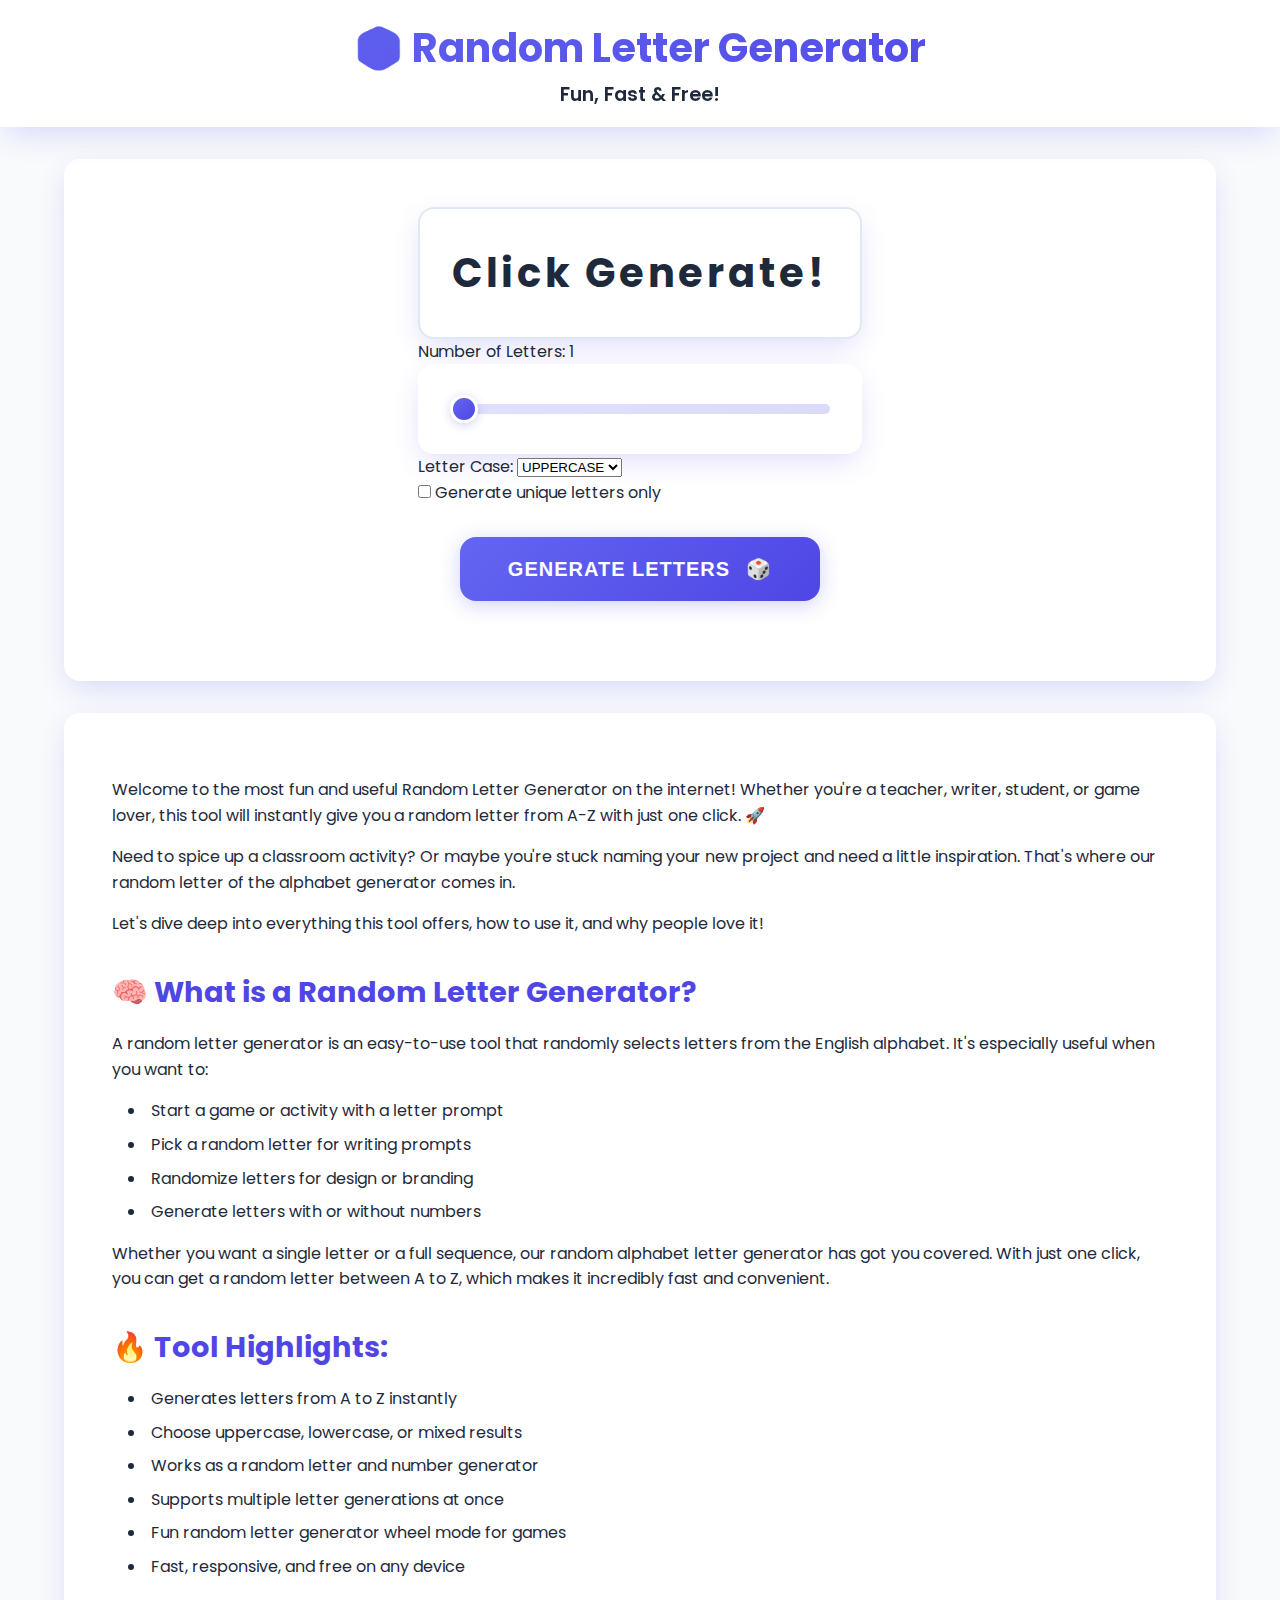
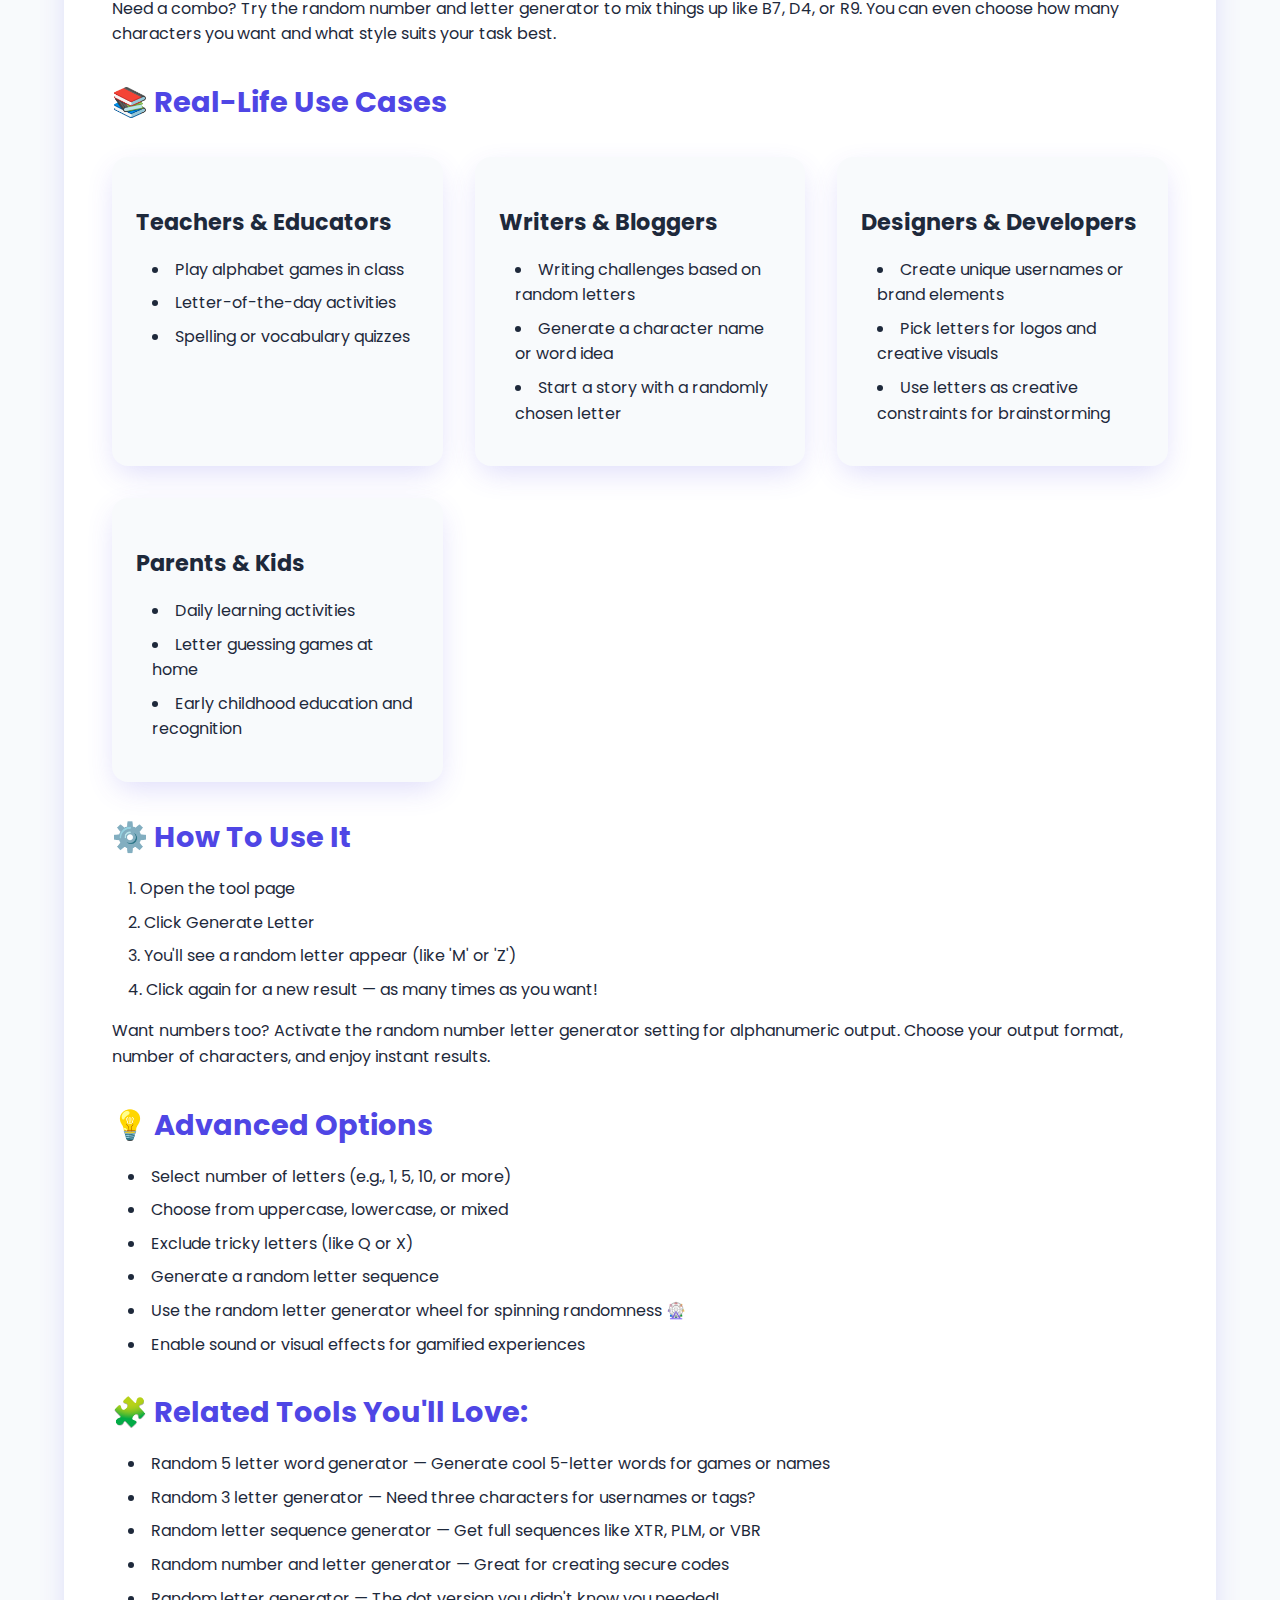
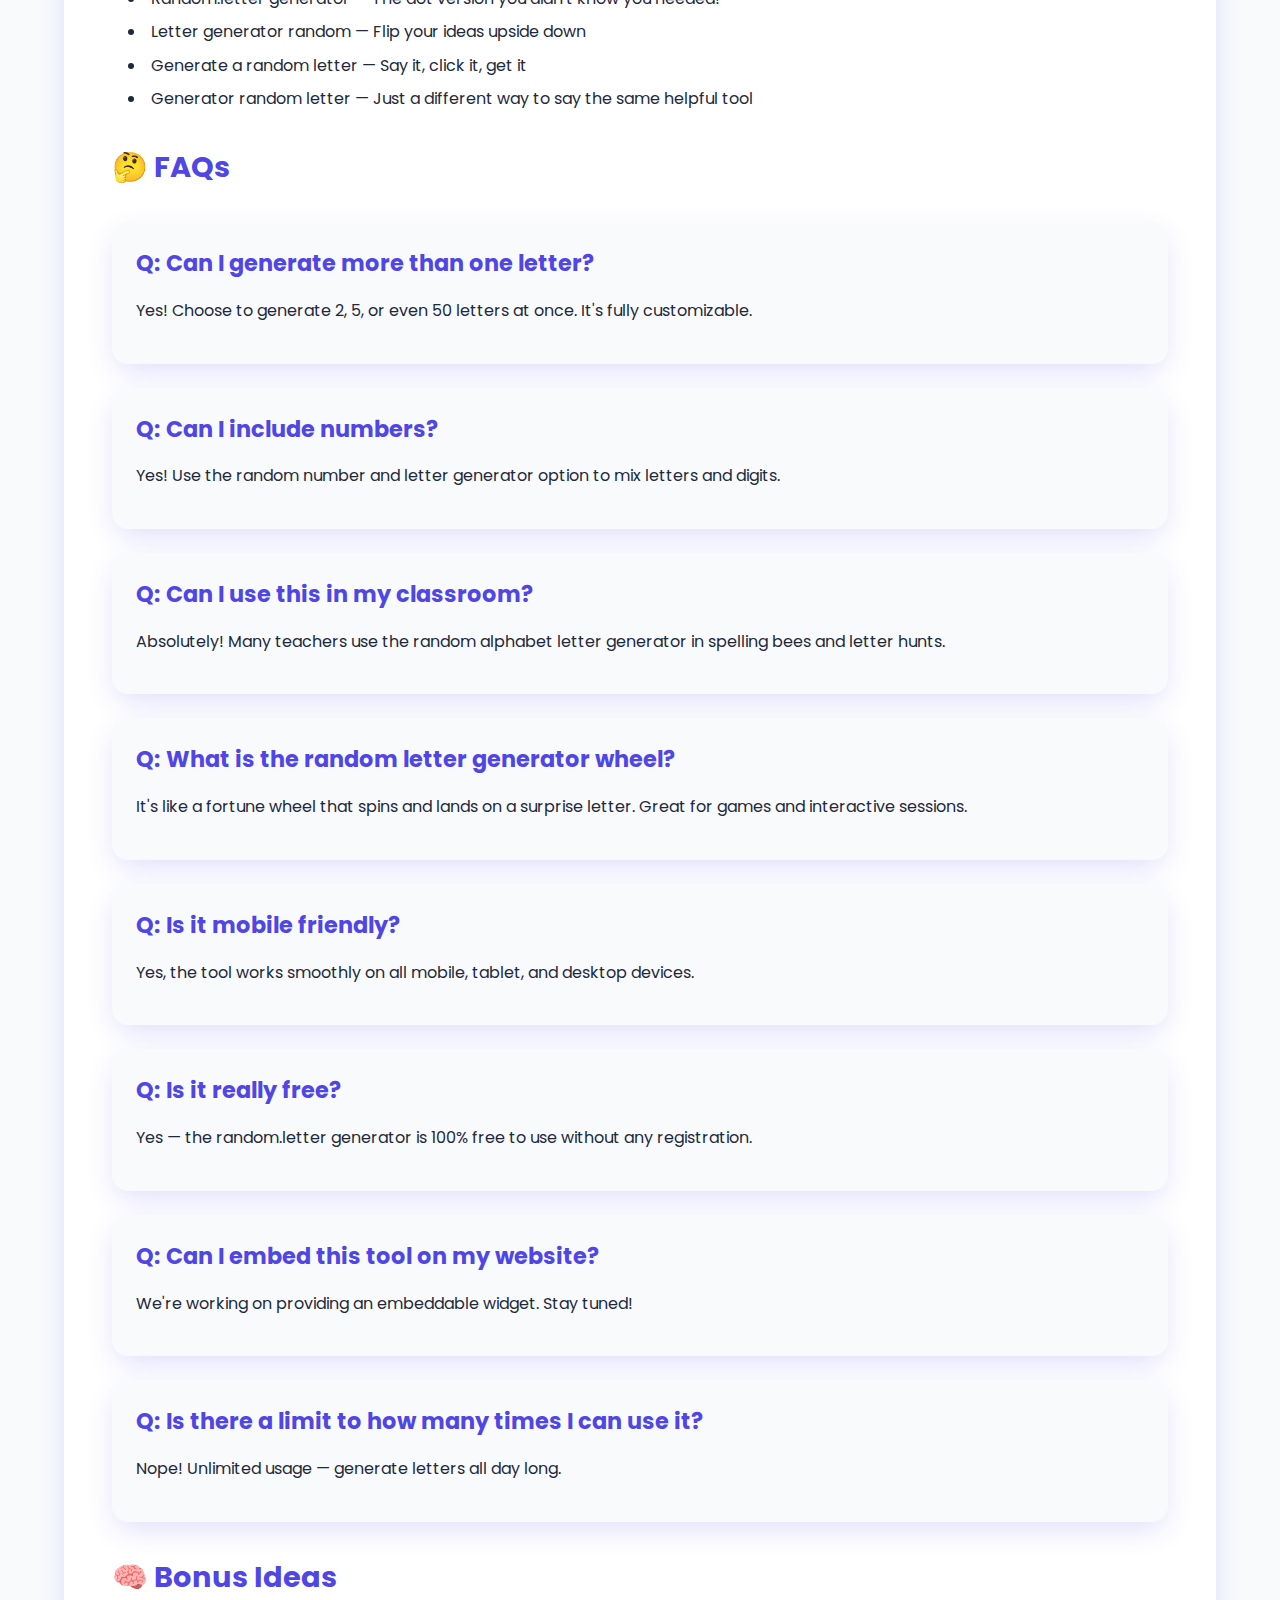
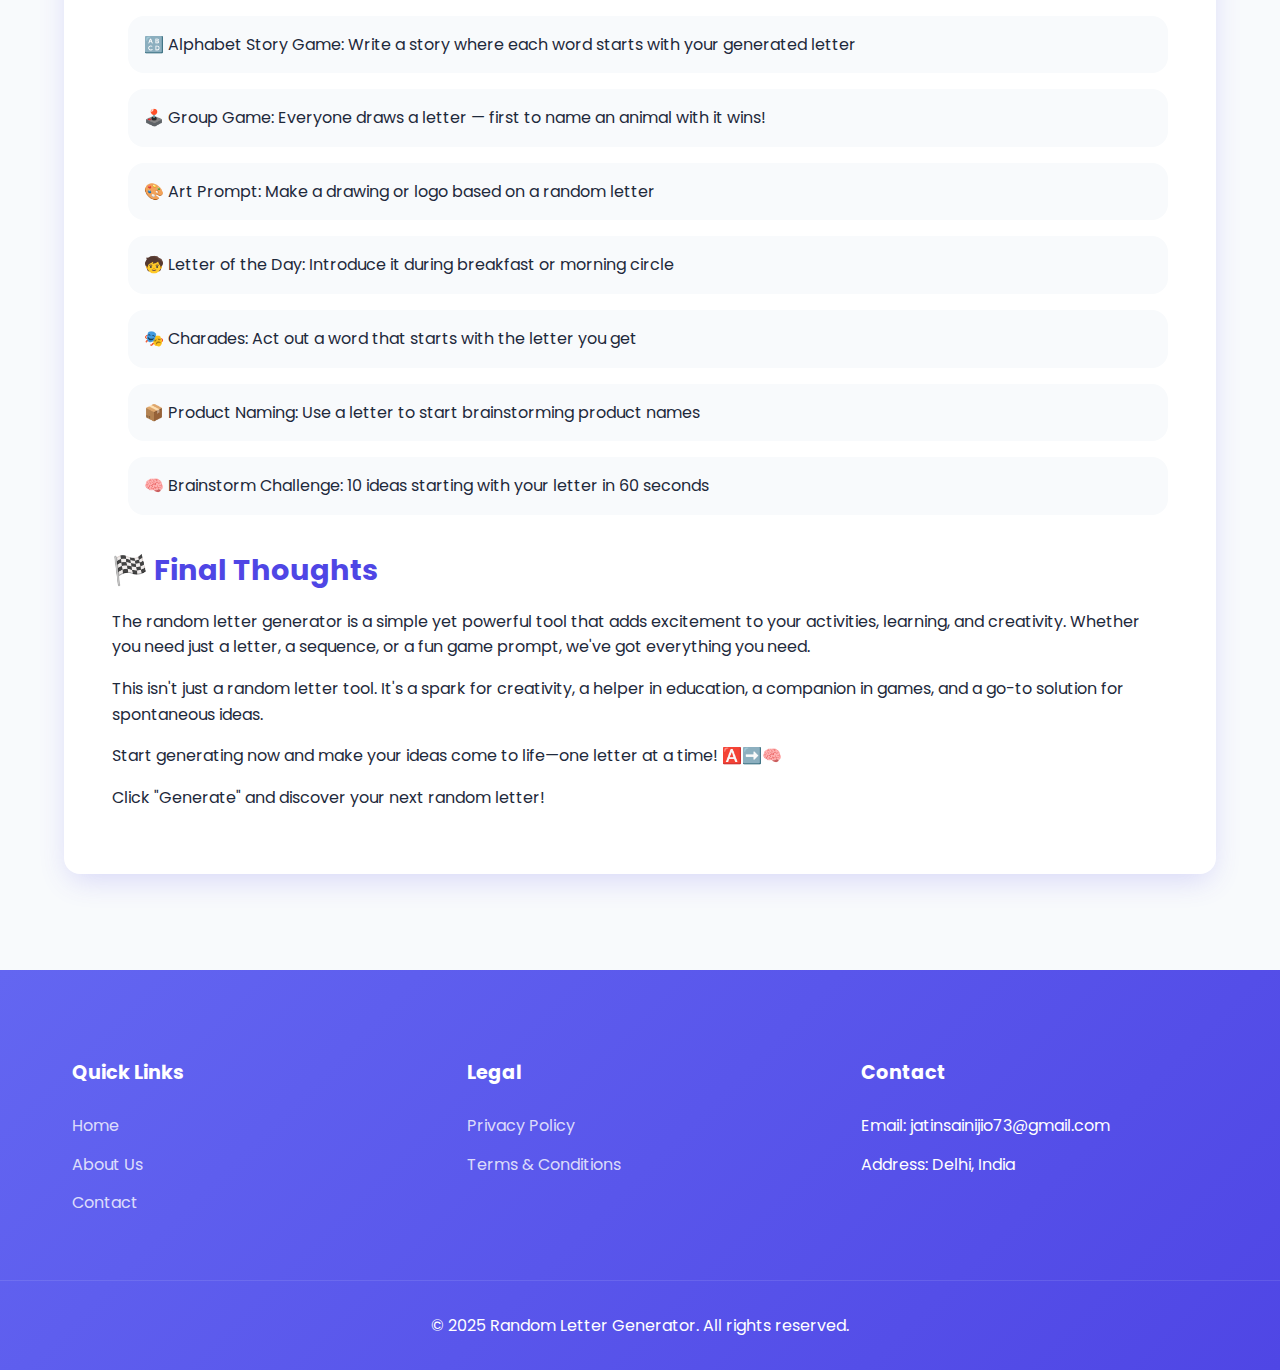
<file: index.html>
<!DOCTYPE html>
<html lang="en">
<head>
    <!-- Google tag (gtag.js) -->
    <script async src="https://www.googletagmanager.com/gtag/js?id=G-HNE6RGJDPD"></script>
    <script>
        window.dataLayer = window.dataLayer || [];
        function gtag(){dataLayer.push(arguments);}
        gtag('js', new Date());

        gtag('config', 'G-HNE6RGJDPD');
    </script>
    
    <meta charset="UTF-8">
    <meta name="viewport" content="width=device-width, initial-scale=1.0, maximum-scale=5.0">
    <title>Random Letter Generator A-Z | Free Online Letter Generator Tool</title>
    
    <!-- SEO Meta Tags -->
    <meta name="description" content="Generate random letters instantly with our free A-Z Letter Generator. Perfect for games, education, writing prompts, and creativity. Generate single letters or sequences easily!">
    <meta name="keywords" content="random letter generator, letter generator, random alphabet generator, A-Z generator, random letter sequence, educational letter tool, letter games, alphabet generator, random character generator, letter randomizer">
    <link rel="canonical" href="https://randomlettergenerator.site/">
    <meta name="robots" content="index, follow">
    <meta name="author" content="Random Letter Generator">
    
    <!-- Schema.org Markup -->
    <script type="application/ld+json">
    {
        "@context": "https://schema.org",
        "@type": "WebApplication",
        "name": "Random Letter Generator",
        "description": "Free online tool to generate random letters from A to Z",
        "url": "https://randomlettergenerator.site/",
        "applicationCategory": "UtilityApplication",
        "operatingSystem": "Any",
        "offers": {
            "@type": "Offer",
            "price": "0",
            "priceCurrency": "USD"
        }
    }
    </script>
    
    <!-- Open Graph Tags -->
    <meta property="og:title" content="Random Letter Generator - Free Online A-Z Generator">
    <meta property="og:description" content="Generate random letters instantly with our free A-Z Letter Generator. Perfect for games, education, and creativity!">
    <meta property="og:type" content="website">
    <meta property="og:url" content="https://randomlettergenerator.site/">
    <meta property="og:image" content="https://randomlettergenerator.site/images/og-image.jpg">
    <meta property="og:site_name" content="Random Letter Generator">
    
    <!-- Twitter Card Tags -->
    <meta name="twitter:card" content="summary_large_image">
    <meta name="twitter:title" content="Random Letter Generator - Free Online A-Z Generator">
    <meta name="twitter:description" content="Generate random letters instantly with our free A-Z Letter Generator. Perfect for games, education, and creativity!">
    <meta name="twitter:image" content="https://randomlettergenerator.site/images/twitter-card.jpg">
    
    <!-- Mobile Meta Tags -->
    <meta name="apple-mobile-web-app-capable" content="yes">
    <meta name="apple-mobile-web-app-status-bar-style" content="black">
    <meta name="apple-mobile-web-app-title" content="Letter Generator">
    <meta name="theme-color" content="#6366F1">
    
    <!-- Fonts and Styles -->
    <link rel="preconnect" href="https://fonts.googleapis.com">
    <link rel="preconnect" href="https://fonts.gstatic.com" crossorigin>
    <link href="https://fonts.googleapis.com/css2?family=Poppins:wght@400;600;700&display=swap" rel="stylesheet">
    <link rel="stylesheet" href="https://cdnjs.cloudflare.com/ajax/libs/font-awesome/6.0.0/css/all.min.css">
    
    <link rel="stylesheet" href="styles.css">
    
    <!-- Favicon -->
    <link rel="icon" type="image/png" sizes="32x32" href="/favicon-32x32.png">
    <link rel="icon" type="image/png" sizes="16x16" href="/favicon-16x16.png">
    <link rel="apple-touch-icon" sizes="180x180" href="/apple-touch-icon.png">
    <link rel="manifest" href="/site.webmanifest">
</head>
<body>
    <header class="sticky-header">
        <div class="container">
            <h1>🎲 Random Letter Generator</h1>
            <p class="subtitle">Fun, Fast & Free!</p>
        </div>
    </header>

    <main class="container">
        <section class="generator-section">
            <div class="generator-box">
                <div id="result" class="result">Click Generate!</div>
                
                <div class="controls">
                    <div class="control-group">
                        <label for="letterCount" class="control-label">Number of Letters: <span id="letterCountValue">1</span></label>
                        <div class="slider-container">
                            <input type="range" id="letterCount" min="1" max="10" value="1" class="slider">
                        </div>
                    </div>
                    
                    <div class="control-group">
                        <label for="letterCase" class="control-label">Letter Case:</label>
                        <select id="letterCase" class="select-input">
                            <option value="upper">UPPERCASE</option>
                            <option value="lower">lowercase</option>
                            <option value="mixed">Mixed Case</option>
                        </select>
                    </div>
                    
                    <div class="control-group">
                        <label class="checkbox-label">
                            <input type="checkbox" id="uniqueLetters">
                            <span>Generate unique letters only</span>
                        </label>
                    </div>
                </div>
                
                <button id="generateBtn" class="generate-btn">
                    <span class="btn-text">Generate Letters</span>
                    <span class="btn-icon">🎲</span>
                </button>
            </div>
        </section>

        <section class="content-section">
            <p>Welcome to the most fun and useful Random Letter Generator on the internet! Whether you're a teacher, writer, student, or game lover, this tool will instantly give you a random letter from A-Z with just one click. 🚀</p>

            <p>Need to spice up a classroom activity? Or maybe you're stuck naming your new project and need a little inspiration. That's where our random letter of the alphabet generator comes in.</p>

            <p>Let's dive deep into everything this tool offers, how to use it, and why people love it!</p>

            <h2>🧠 What is a Random Letter Generator?</h2>
            <p>A random letter generator is an easy-to-use tool that randomly selects letters from the English alphabet. It's especially useful when you want to:</p>
            <ul>
                <li>Start a game or activity with a letter prompt</li>
                <li>Pick a random letter for writing prompts</li>
                <li>Randomize letters for design or branding</li>
                <li>Generate letters with or without numbers</li>
            </ul>

            <p>Whether you want a single letter or a full sequence, our random alphabet letter generator has got you covered. With just one click, you can get a random letter between A to Z, which makes it incredibly fast and convenient.</p>

            <h2>🔥 Tool Highlights:</h2>
            <ul>
                <li>Generates letters from A to Z instantly</li>
                <li>Choose uppercase, lowercase, or mixed results</li>
                <li>Works as a random letter and number generator</li>
                <li>Supports multiple letter generations at once</li>
                <li>Fun random letter generator wheel mode for games</li>
                <li>Fast, responsive, and free on any device</li>
            </ul>

            <p>Need a combo? Try the random number and letter generator to mix things up like B7, D4, or R9. You can even choose how many characters you want and what style suits your task best.</p>

            <h2>📚 Real-Life Use Cases</h2>
            <div class="use-cases">
                <div class="use-case">
                    <h3>Teachers & Educators</h3>
                    <ul>
                        <li>Play alphabet games in class</li>
                        <li>Letter-of-the-day activities</li>
                        <li>Spelling or vocabulary quizzes</li>
                    </ul>
                </div>

                <div class="use-case">
                    <h3>Writers & Bloggers</h3>
                    <ul>
                        <li>Writing challenges based on random letters</li>
                        <li>Generate a character name or word idea</li>
                        <li>Start a story with a randomly chosen letter</li>
                    </ul>
                </div>

                <div class="use-case">
                    <h3>Designers & Developers</h3>
                    <ul>
                        <li>Create unique usernames or brand elements</li>
                        <li>Pick letters for logos and creative visuals</li>
                        <li>Use letters as creative constraints for brainstorming</li>
                    </ul>
                </div>

                <div class="use-case">
                    <h3>Parents & Kids</h3>
                    <ul>
                        <li>Daily learning activities</li>
                        <li>Letter guessing games at home</li>
                        <li>Early childhood education and recognition</li>
                    </ul>
                </div>
            </div>

            <h2>⚙️ How To Use It</h2>
            <ol>
                <li>Open the tool page</li>
                <li>Click Generate Letter</li>
                <li>You'll see a random letter appear (like 'M' or 'Z')</li>
                <li>Click again for a new result — as many times as you want!</li>
            </ol>

            <p>Want numbers too? Activate the random number letter generator setting for alphanumeric output. Choose your output format, number of characters, and enjoy instant results.</p>

            <h2>💡 Advanced Options</h2>
            <ul>
                <li>Select number of letters (e.g., 1, 5, 10, or more)</li>
                <li>Choose from uppercase, lowercase, or mixed</li>
                <li>Exclude tricky letters (like Q or X)</li>
                <li>Generate a random letter sequence</li>
                <li>Use the random letter generator wheel for spinning randomness 🎡</li>
                <li>Enable sound or visual effects for gamified experiences</li>
            </ul>

            <h2>🧩 Related Tools You'll Love:</h2>
            <ul>
                <li>Random 5 letter word generator — Generate cool 5-letter words for games or names</li>
                <li>Random 3 letter generator — Need three characters for usernames or tags?</li>
                <li>Random letter sequence generator — Get full sequences like XTR, PLM, or VBR</li>
                <li>Random number and letter generator — Great for creating secure codes</li>
                <li>Random.letter generator — The dot version you didn't know you needed!</li>
                <li>Letter generator random — Flip your ideas upside down</li>
                <li>Generate a random letter — Say it, click it, get it</li>
                <li>Generator random letter — Just a different way to say the same helpful tool</li>
            </ul>

            <h2>🤔 FAQs</h2>
            <div class="faqs">
                <div class="faq">
                    <h3>Q: Can I generate more than one letter?</h3>
                    <p>Yes! Choose to generate 2, 5, or even 50 letters at once. It's fully customizable.</p>
                </div>

                <div class="faq">
                    <h3>Q: Can I include numbers?</h3>
                    <p>Yes! Use the random number and letter generator option to mix letters and digits.</p>
                </div>

                <div class="faq">
                    <h3>Q: Can I use this in my classroom?</h3>
                    <p>Absolutely! Many teachers use the random alphabet letter generator in spelling bees and letter hunts.</p>
                </div>

                <div class="faq">
                    <h3>Q: What is the random letter generator wheel?</h3>
                    <p>It's like a fortune wheel that spins and lands on a surprise letter. Great for games and interactive sessions.</p>
                </div>

                <div class="faq">
                    <h3>Q: Is it mobile friendly?</h3>
                    <p>Yes, the tool works smoothly on all mobile, tablet, and desktop devices.</p>
                </div>

                <div class="faq">
                    <h3>Q: Is it really free?</h3>
                    <p>Yes — the random.letter generator is 100% free to use without any registration.</p>
                </div>

                <div class="faq">
                    <h3>Q: Can I embed this tool on my website?</h3>
                    <p>We're working on providing an embeddable widget. Stay tuned!</p>
                </div>

                <div class="faq">
                    <h3>Q: Is there a limit to how many times I can use it?</h3>
                    <p>Nope! Unlimited usage — generate letters all day long.</p>
                </div>
            </div>

            <h2>🧠 Bonus Ideas</h2>
            <ul class="bonus-ideas">
                <li>🔠 Alphabet Story Game: Write a story where each word starts with your generated letter</li>
                <li>🕹️ Group Game: Everyone draws a letter — first to name an animal with it wins!</li>
                <li>🎨 Art Prompt: Make a drawing or logo based on a random letter</li>
                <li>🧒 Letter of the Day: Introduce it during breakfast or morning circle</li>
                <li>🎭 Charades: Act out a word that starts with the letter you get</li>
                <li>📦 Product Naming: Use a letter to start brainstorming product names</li>
                <li>🧠 Brainstorm Challenge: 10 ideas starting with your letter in 60 seconds</li>
            </ul>

            <h2>🏁 Final Thoughts</h2>
            <p>The random letter generator is a simple yet powerful tool that adds excitement to your activities, learning, and creativity. Whether you need just a letter, a sequence, or a fun game prompt, we've got everything you need.</p>

            <p>This isn't just a random letter tool. It's a spark for creativity, a helper in education, a companion in games, and a go-to solution for spontaneous ideas.</p>

            <p>Start generating now and make your ideas come to life—one letter at a time! 🅰️➡️🧠</p>

            <div class="cta">
                <p>Click "Generate" and discover your next random letter!</p>
            </div>
        </section>
    </main>

    <footer>
        <div class="footer-content">
            <div class="footer-section">
                <h3>Quick Links</h3>
                <ul>
                    <li><a href="index.html">Home</a></li>
                    <li><a href="about.html">About Us</a></li>
                    <li><a href="contact.html">Contact</a></li>
                </ul>
            </div>
            <div class="footer-section">
                <h3>Legal</h3>
                <ul>
                    <li><a href="privacy-policy.html">Privacy Policy</a></li>
                    <li><a href="terms.html">Terms & Conditions</a></li>
                </ul>
            </div>
            <div class="footer-section">
                <h3>Contact</h3>
                <ul>
                    <li>Email: jatinsainijio73@gmail.com</li>
                    <li>Address: Delhi, India</li>
                </ul>
            </div>
        </div>
        <div class="footer-bottom">
            <p>&copy; 2025 Random Letter Generator. All rights reserved.</p>
        </div>
    </footer>

    <script src="script.js"></script>
</body>
</html>
</file>
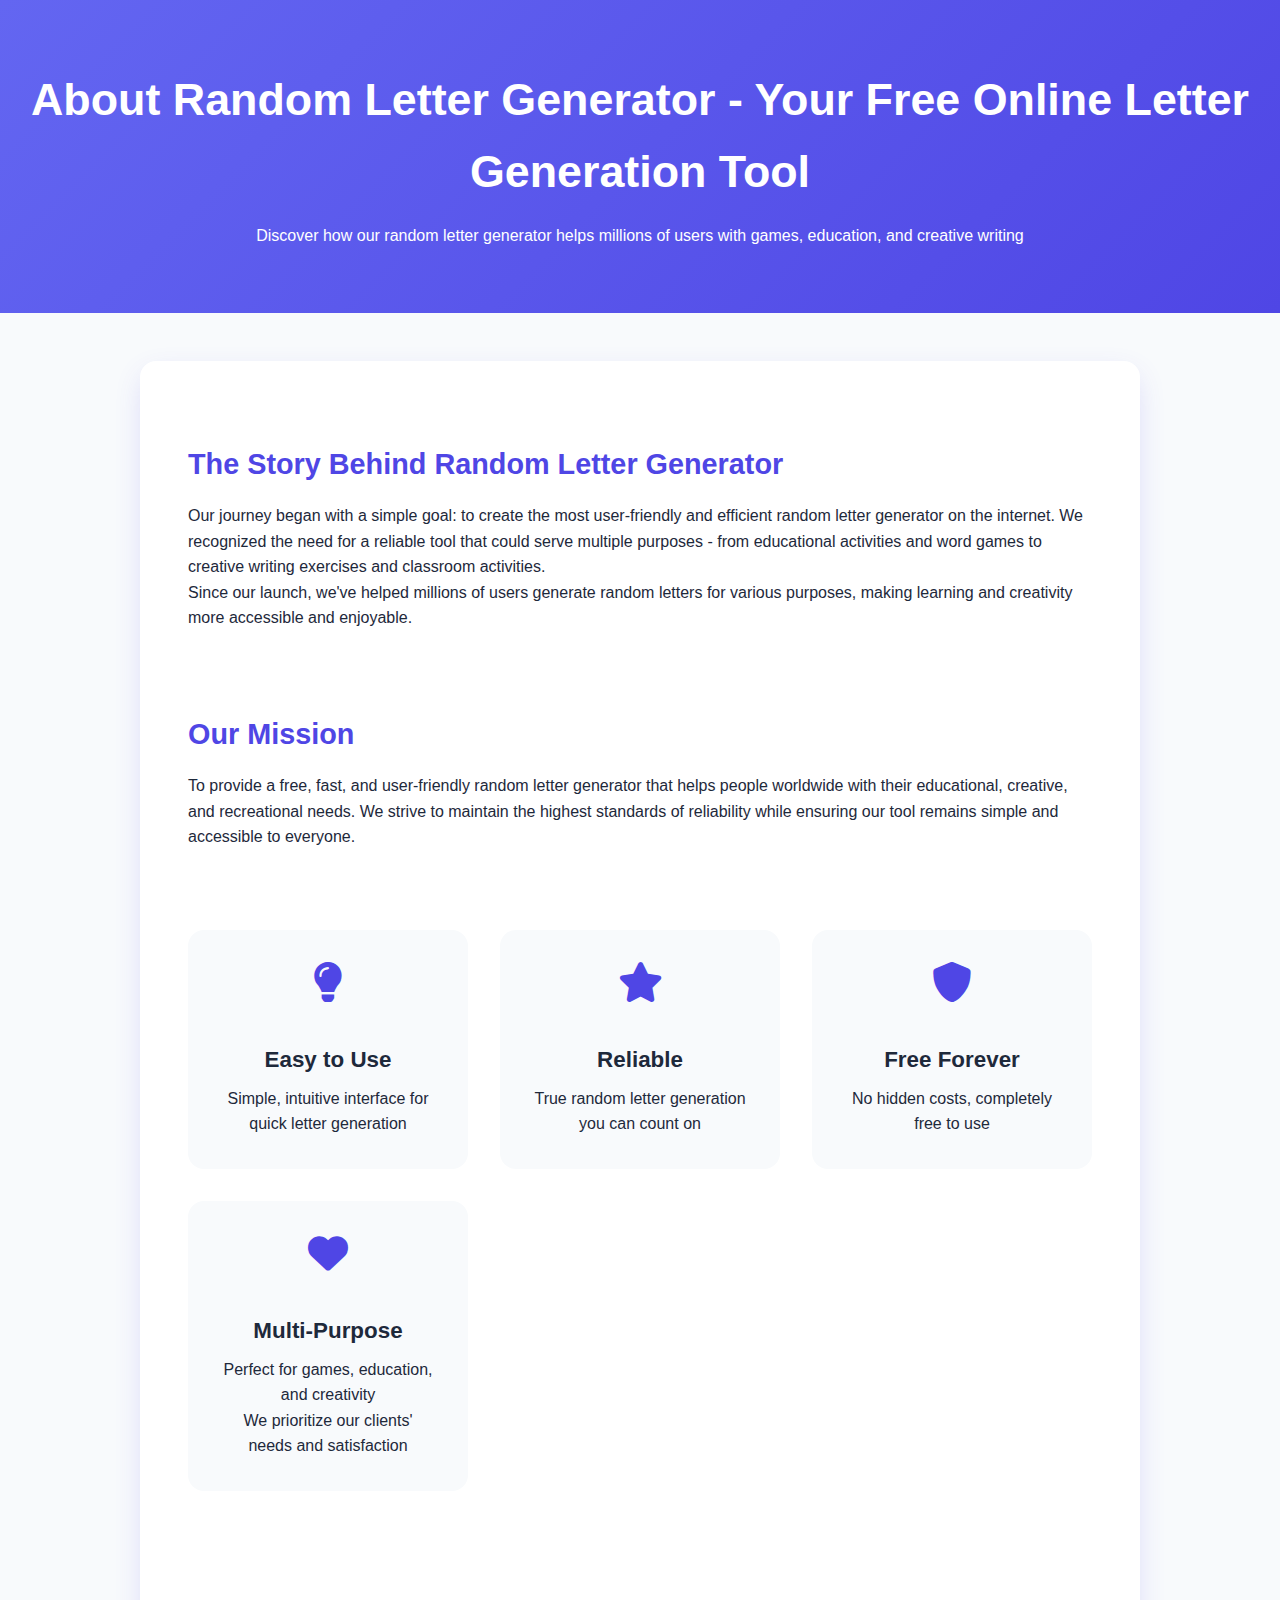
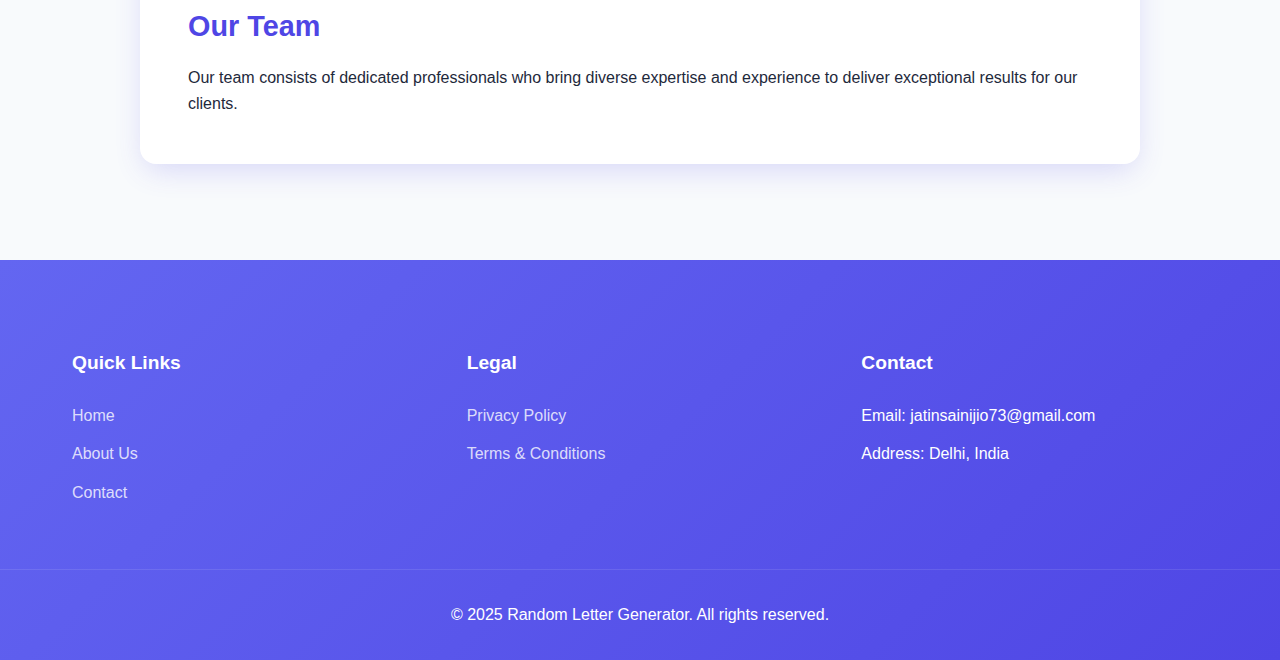
<file: about.html>
<!DOCTYPE html>
<html lang="en">
<head>
    <!-- Google tag (gtag.js) -->
    <script async src="https://www.googletagmanager.com/gtag/js?id=G-HNE6RGJDPD"></script>
    <script>
        window.dataLayer = window.dataLayer || [];
        function gtag(){dataLayer.push(arguments);}
        gtag('js', new Date());

        gtag('config', 'G-HNE6RGJDPD');
    </script>

    <meta charset="UTF-8">
    <meta name="viewport" content="width=device-width, initial-scale=1.0, maximum-scale=5.0">
    <title>About Random Letter Generator | Learn About Our Tool</title>
    
    <!-- SEO Meta Tags -->
    <meta name="description" content="Learn about the Random Letter Generator tool, our mission to provide free and easy-to-use letter generation, and how we can help with your creative and educational needs.">
    <meta name="keywords" content="about random letter generator, letter generator tool, random letter tool history, about us, letter generation mission">
    <link rel="canonical" href="https://randomlettergenerator.site/about.html">
    <meta name="robots" content="index, follow">
    <meta name="author" content="Random Letter Generator">
    
    <!-- Open Graph Tags -->
    <meta property="og:title" content="About Random Letter Generator | Learn About Our Tool">
    <meta property="og:description" content="Learn about the Random Letter Generator tool, our mission to provide free and easy-to-use letter generation, and how we can help with your creative and educational needs.">
    <meta property="og:type" content="website">
    <meta property="og:url" content="https://randomlettergenerator.site/about.html">
    <meta property="og:image" content="https://randomlettergenerator.site/images/og-image.jpg">
    <meta property="og:site_name" content="Random Letter Generator">
    
    <!-- Twitter Card Tags -->
    <meta name="twitter:card" content="summary_large_image">
    <meta name="twitter:title" content="About Random Letter Generator | Learn About Our Tool">
    <meta name="twitter:description" content="Learn about the Random Letter Generator tool, our mission to provide free and easy-to-use letter generation, and how we can help with your creative and educational needs.">
    <meta name="twitter:image" content="https://randomlettergenerator.site/images/twitter-card.jpg">
    
    <!-- Favicon -->
    <link rel="icon" type="image/png" sizes="32x32" href="/favicon-32x32.png">
    <link rel="icon" type="image/png" sizes="16x16" href="/favicon-16x16.png">
    <link rel="apple-touch-icon" sizes="180x180" href="/apple-touch-icon.png">
    <link rel="manifest" href="/site.webmanifest">
    
    <link rel="stylesheet" href="styles.css">
    <link rel="stylesheet" href="https://cdnjs.cloudflare.com/ajax/libs/font-awesome/6.0.0/css/all.min.css">
</head>
<body>
    <header class="page-header">
        <h1>About Random Letter Generator - Your Free Online Letter Generation Tool</h1>
        <p>Discover how our random letter generator helps millions of users with games, education, and creative writing</p>
    </header>

    <main>
        <div class="page-content">
            <section class="about-content">
                <div class="story-section">
                    <h2>The Story Behind Random Letter Generator</h2>
                    <p>Our journey began with a simple goal: to create the most user-friendly and efficient random letter generator on the internet. We recognized the need for a reliable tool that could serve multiple purposes - from educational activities and word games to creative writing exercises and classroom activities.</p>
                    <p>Since our launch, we've helped millions of users generate random letters for various purposes, making learning and creativity more accessible and enjoyable.</p>
                </div>

                <div class="mission-section">
                    <h2>Our Mission</h2>
                    <p>To provide a free, fast, and user-friendly random letter generator that helps people worldwide with their educational, creative, and recreational needs. We strive to maintain the highest standards of reliability while ensuring our tool remains simple and accessible to everyone.</p>
                </div>

                <div class="mission-values">
                    <div class="value-card">
                        <i class="fas fa-lightbulb"></i>
                        <h3>Easy to Use</h3>
                        <p>Simple, intuitive interface for quick letter generation</p>
                    </div>
                    <div class="value-card">
                        <i class="fas fa-star"></i>
                        <h3>Reliable</h3>
                        <p>True random letter generation you can count on</p>
                    </div>
                    <div class="value-card">
                        <i class="fas fa-shield-alt"></i>
                        <h3>Free Forever</h3>
                        <p>No hidden costs, completely free to use</p>
                    </div>
                    <div class="value-card">
                        <i class="fas fa-heart"></i>
                        <h3>Multi-Purpose</h3>
                        <p>Perfect for games, education, and creativity</p>
                        <p>We prioritize our clients' needs and satisfaction</p>
                    </div>
                </div>

                <div class="team-section">
                    <h2>Our Team</h2>
                    <p>Our team consists of dedicated professionals who bring diverse expertise and experience to deliver exceptional results for our clients.</p>
                </div>
            </section>
        </div>
    </main>

    <footer>
        <div class="footer-content">
            <div class="footer-section">
                <h3>Quick Links</h3>
                <ul>
                    <li><a href="index.html">Home</a></li>
                    <li><a href="about.html">About Us</a></li>
                    <li><a href="contact.html">Contact</a></li>
                </ul>
            </div>
            <div class="footer-section">
                <h3>Legal</h3>
                <ul>
                    <li><a href="privacy-policy.html">Privacy Policy</a></li>
                    <li><a href="terms.html">Terms & Conditions</a></li>
                </ul>
            </div>
            <div class="footer-section">
                <h3>Contact</h3>
                <ul>
                    <li>Email: jatinsainijio73@gmail.com</li>
                    <li>Address: Delhi, India</li>
                </ul>
            </div>
        </div>
        <div class="footer-bottom">
            <p>&copy; 2025 Random Letter Generator. All rights reserved.</p>
        </div>
    </footer>
</body>
</html>
</file>
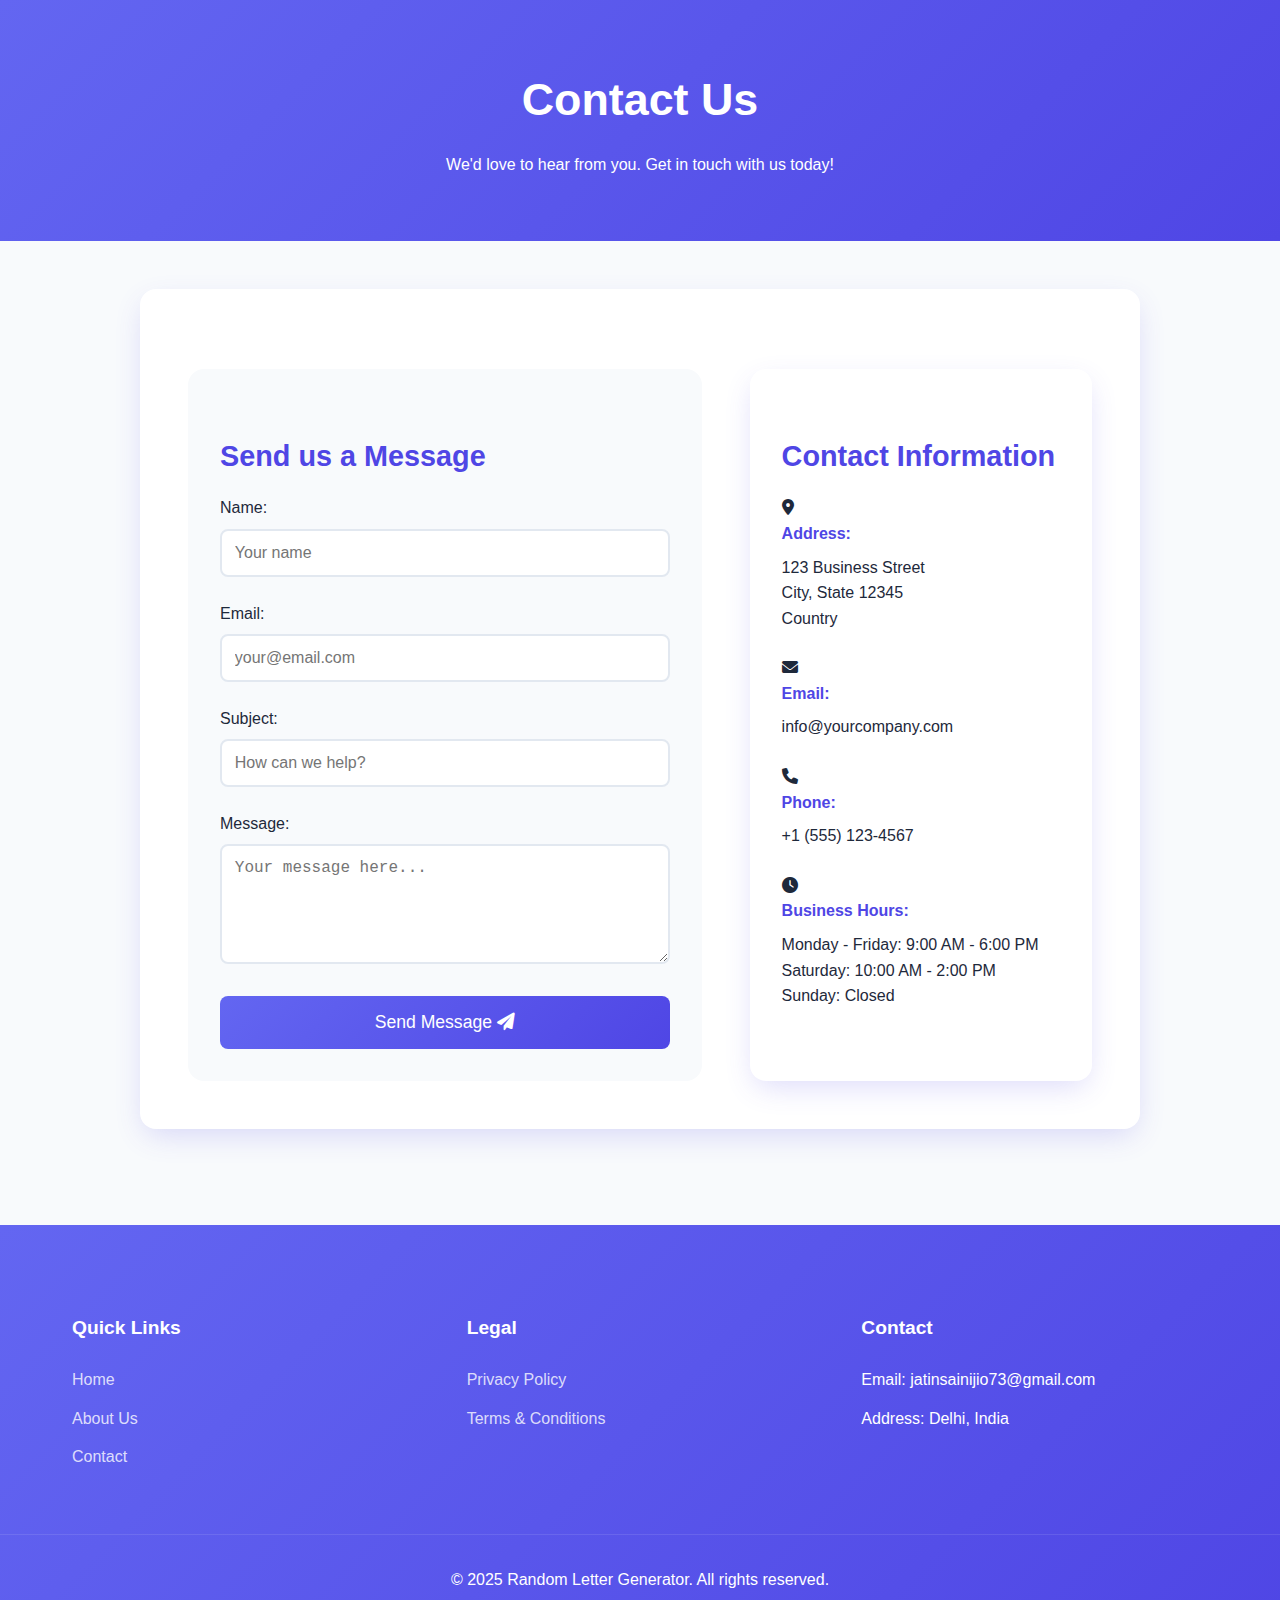
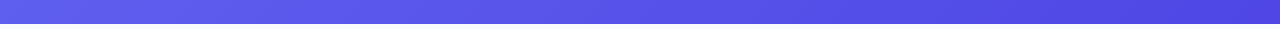
<file: contact.html>
<!DOCTYPE html>
<html lang="en">
<head>
    <meta charset="UTF-8">
    <meta name="viewport" content="width=device-width, initial-scale=1.0">
    <title>Contact Us</title>
    <link rel="stylesheet" href="styles.css">
    <link rel="stylesheet" href="https://cdnjs.cloudflare.com/ajax/libs/font-awesome/6.0.0/css/all.min.css">
</head>
<body>
    <div class="page-header">
        <h1>Contact Us</h1>
        <p>We'd love to hear from you. Get in touch with us today!</p>
    </div>

    <main>
        <div class="page-content">
            <section class="contact-content">
                <div class="contact-grid">
                    <div class="contact-form">
                        <h2>Send us a Message</h2>
                        <form id="contactForm">
                            <div class="form-group">
                                <label for="name">Name:</label>
                                <input type="text" id="name" name="name" placeholder="Your name" required>
                            </div>
                            <div class="form-group">
                                <label for="email">Email:</label>
                                <input type="email" id="email" name="email" placeholder="your@email.com" required>
                            </div>
                            <div class="form-group">
                                <label for="subject">Subject:</label>
                                <input type="text" id="subject" name="subject" placeholder="How can we help?" required>
                            </div>
                            <div class="form-group">
                                <label for="message">Message:</label>
                                <textarea id="message" name="message" rows="5" placeholder="Your message here..." required></textarea>
                            </div>
                            <button type="submit" class="submit-button">Send Message <i class="fas fa-paper-plane"></i></button>
                        </form>
                    </div>

                    <div class="contact-info">
                        <h2>Contact Information</h2>
                        <div class="info-item">
                            <i class="fas fa-map-marker-alt"></i>
                            <strong>Address:</strong>
                            <p>123 Business Street<br>City, State 12345<br>Country</p>
                        </div>
                        <div class="info-item">
                            <i class="fas fa-envelope"></i>
                            <strong>Email:</strong>
                            <p>info@yourcompany.com</p>
                        </div>
                        <div class="info-item">
                            <i class="fas fa-phone"></i>
                            <strong>Phone:</strong>
                            <p>+1 (555) 123-4567</p>
                        </div>
                        <div class="info-item">
                            <i class="fas fa-clock"></i>
                            <strong>Business Hours:</strong>
                            <p>Monday - Friday: 9:00 AM - 6:00 PM<br>Saturday: 10:00 AM - 2:00 PM<br>Sunday: Closed</p>
                        </div>
                    </div>
                </div>
            </section>
        </div>
    </main>

    <footer>
        <div class="footer-content">
            <div class="footer-section">
                <h3>Quick Links</h3>
                <ul>
                    <li><a href="index.html">Home</a></li>
                    <li><a href="about.html">About Us</a></li>
                    <li><a href="contact.html">Contact</a></li>
                </ul>
            </div>
            <div class="footer-section">
                <h3>Legal</h3>
                <ul>
                    <li><a href="privacy-policy.html">Privacy Policy</a></li>
                    <li><a href="terms.html">Terms & Conditions</a></li>
                </ul>
            </div>
            <div class="footer-section">
                <h3>Contact</h3>
                <ul>
                    <li>Email: jatinsainijio73@gmail.com</li>
                    <li>Address: Delhi, India</li>
                </ul>
            </div>
        </div>
        <div class="footer-bottom">
            <p>&copy; 2025 Random Letter Generator. All rights reserved.</p>
        </div>
    </footer>

    <script src="script.js"></script>
</body>
</html>
</file>
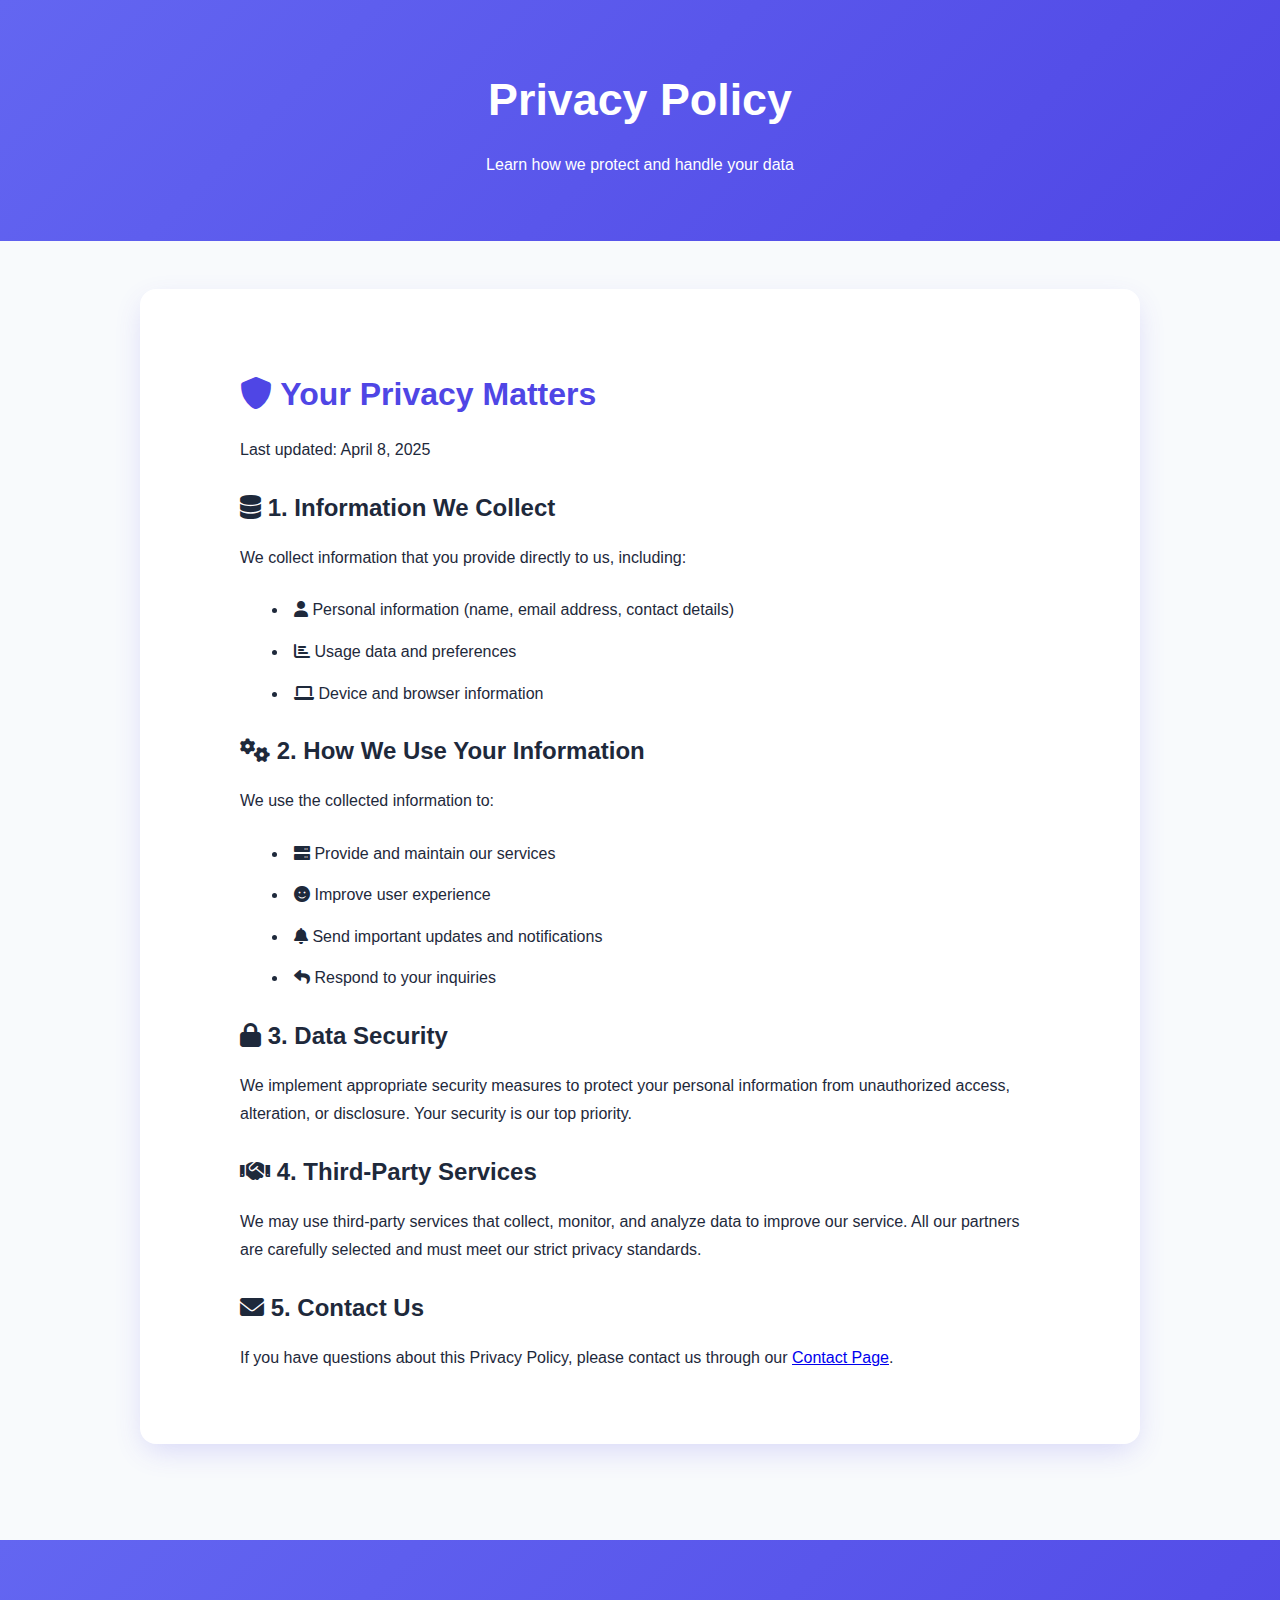
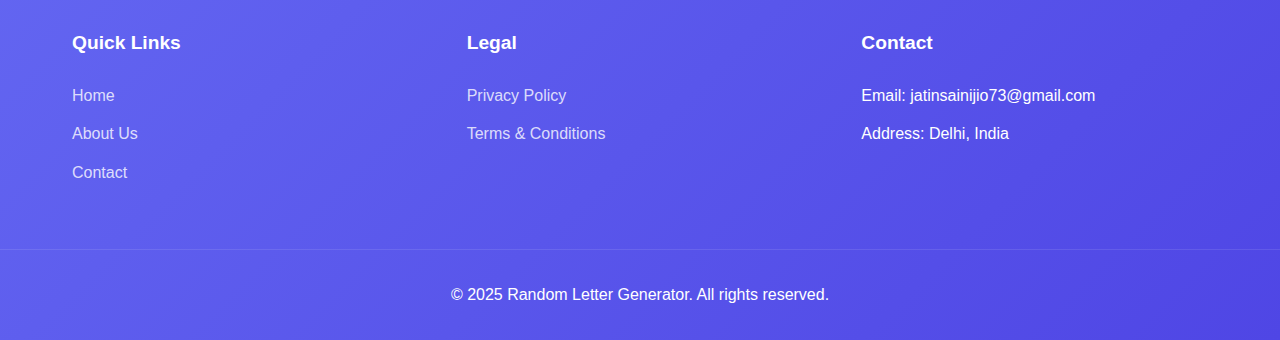
<file: privacy-policy.html>
<!DOCTYPE html>
<html lang="en">
<head>
    <meta charset="UTF-8">
    <meta name="viewport" content="width=device-width, initial-scale=1.0">
    <title>Privacy Policy</title>
    <link rel="stylesheet" href="styles.css">
    <link rel="stylesheet" href="https://cdnjs.cloudflare.com/ajax/libs/font-awesome/6.0.0/css/all.min.css">
</head>
<body>
    <div class="page-header">
        <h1>Privacy Policy</h1>
        <p>Learn how we protect and handle your data</p>
    </div>

    <main>
        <div class="page-content">
            <section class="policy-content">
                <div class="policy-header">
                    <h2><i class="fas fa-shield-alt"></i> Your Privacy Matters</h2>
                    <p class="last-updated">Last updated: April 8, 2025</p>
                </div>

                <div class="policy-section">
                    <h3><i class="fas fa-database"></i> 1. Information We Collect</h3>
                    <p>We collect information that you provide directly to us, including:</p>
                    <ul>
                        <li><i class="fas fa-user"></i> Personal information (name, email address, contact details)</li>
                        <li><i class="fas fa-chart-bar"></i> Usage data and preferences</li>
                        <li><i class="fas fa-laptop"></i> Device and browser information</li>
                    </ul>
                </div>

                <div class="policy-section">
                    <h3><i class="fas fa-cogs"></i> 2. How We Use Your Information</h3>
                    <p>We use the collected information to:</p>
                    <ul>
                        <li><i class="fas fa-server"></i> Provide and maintain our services</li>
                        <li><i class="fas fa-smile"></i> Improve user experience</li>
                        <li><i class="fas fa-bell"></i> Send important updates and notifications</li>
                        <li><i class="fas fa-reply"></i> Respond to your inquiries</li>
                    </ul>
                </div>

                <div class="policy-section">
                    <h3><i class="fas fa-lock"></i> 3. Data Security</h3>
                    <p>We implement appropriate security measures to protect your personal information from unauthorized access, alteration, or disclosure. Your security is our top priority.</p>
                </div>

                <div class="policy-section">
                    <h3><i class="fas fa-handshake"></i> 4. Third-Party Services</h3>
                    <p>We may use third-party services that collect, monitor, and analyze data to improve our service. All our partners are carefully selected and must meet our strict privacy standards.</p>
                </div>

                <div class="policy-section">
                    <h3><i class="fas fa-envelope"></i> 5. Contact Us</h3>
                    <p>If you have questions about this Privacy Policy, please contact us through our <a href="contact.html">Contact Page</a>.</p>
                </div>
            </section>
        </div>
    </main>

    <footer>
        <div class="footer-content">
            <div class="footer-section">
                <h3>Quick Links</h3>
                <ul>
                    <li><a href="index.html">Home</a></li>
                    <li><a href="about.html">About Us</a></li>
                    <li><a href="contact.html">Contact</a></li>
                </ul>
            </div>
            <div class="footer-section">
                <h3>Legal</h3>
                <ul>
                    <li><a href="privacy-policy.html">Privacy Policy</a></li>
                    <li><a href="terms.html">Terms & Conditions</a></li>
                </ul>
            </div>
            <div class="footer-section">
                <h3>Contact</h3>
                <ul>
                    <li>Email: jatinsainijio73@gmail.com</li>
                    <li>Address: Delhi, India</li>
                </ul>
            </div>
        </div>
        <div class="footer-bottom">
            <p>&copy; 2025 Random Letter Generator. All rights reserved.</p>
        </div>
    </footer>
</body>
</html>
</file>
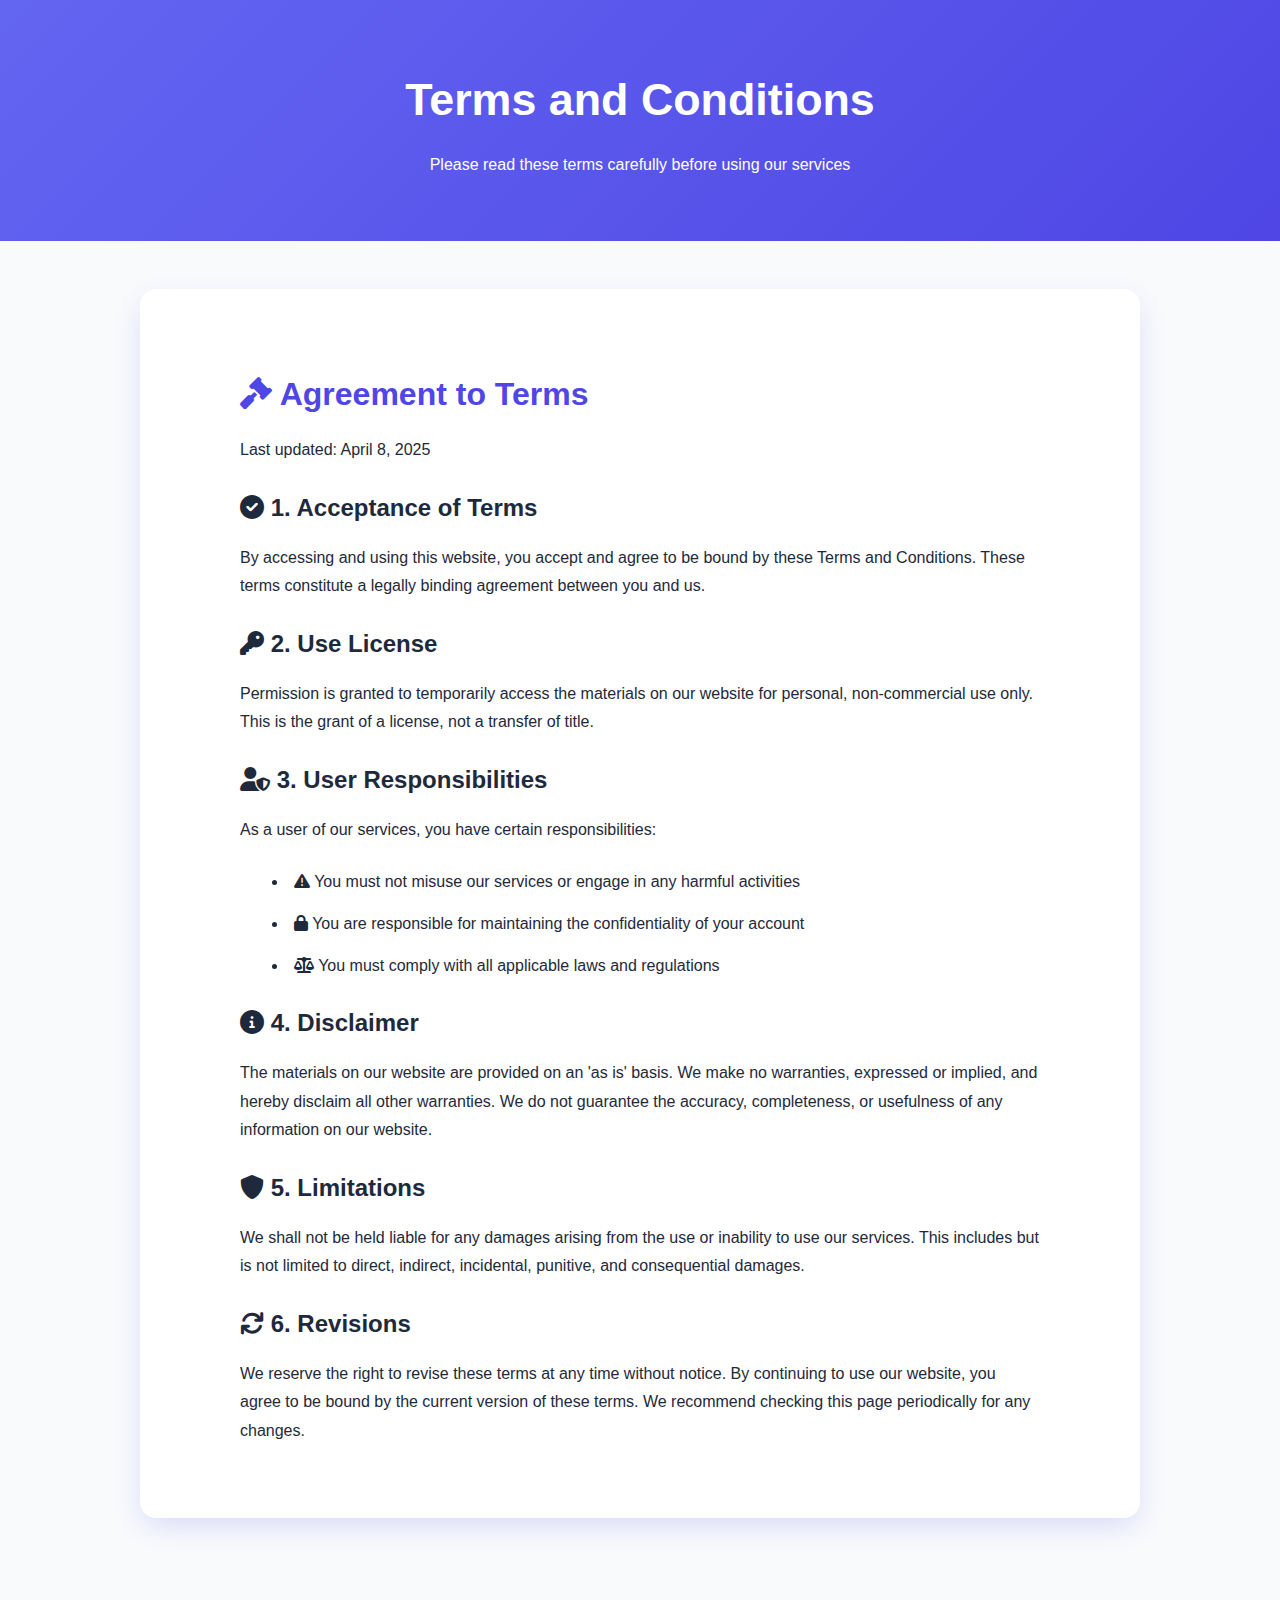
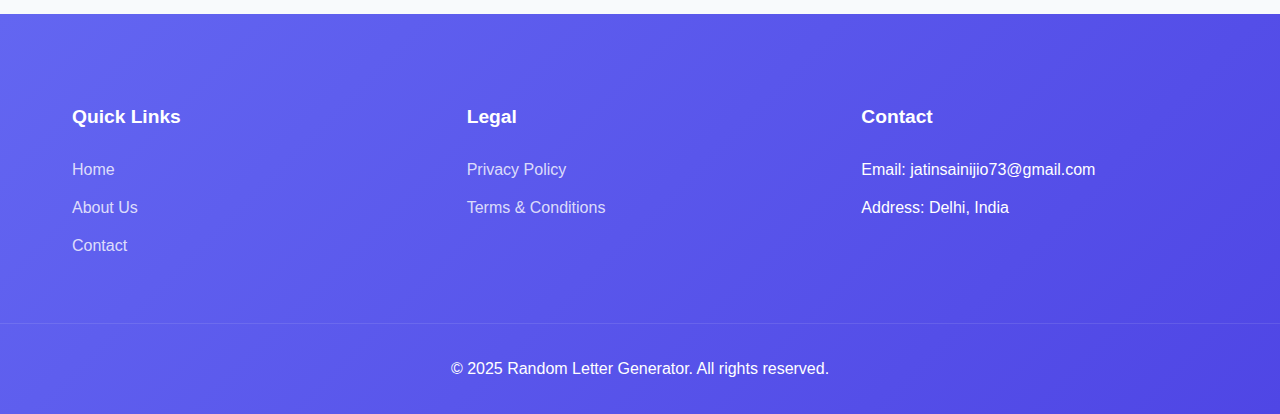
<file: terms.html>
<!DOCTYPE html>
<html lang="en">
<head>
    <meta charset="UTF-8">
    <meta name="viewport" content="width=device-width, initial-scale=1.0">
    <title>Terms and Conditions</title>
    <link rel="stylesheet" href="styles.css">
    <link rel="stylesheet" href="https://cdnjs.cloudflare.com/ajax/libs/font-awesome/6.0.0/css/all.min.css">
</head>
<body>
    <div class="page-header">
        <h1>Terms and Conditions</h1>
        <p>Please read these terms carefully before using our services</p>
    </div>

    <main>
        <div class="page-content">
            <section class="policy-content">
                <div class="policy-header">
                    <h2><i class="fas fa-gavel"></i> Agreement to Terms</h2>
                    <p class="last-updated">Last updated: April 8, 2025</p>
                </div>

                <div class="policy-section">
                    <h3><i class="fas fa-check-circle"></i> 1. Acceptance of Terms</h3>
                    <p>By accessing and using this website, you accept and agree to be bound by these Terms and Conditions. These terms constitute a legally binding agreement between you and us.</p>
                </div>

                <div class="policy-section">
                    <h3><i class="fas fa-key"></i> 2. Use License</h3>
                    <p>Permission is granted to temporarily access the materials on our website for personal, non-commercial use only. This is the grant of a license, not a transfer of title.</p>
                </div>

                <div class="policy-section">
                    <h3><i class="fas fa-user-shield"></i> 3. User Responsibilities</h3>
                    <p>As a user of our services, you have certain responsibilities:</p>
                    <ul>
                        <li><i class="fas fa-exclamation-triangle"></i> You must not misuse our services or engage in any harmful activities</li>
                        <li><i class="fas fa-lock"></i> You are responsible for maintaining the confidentiality of your account</li>
                        <li><i class="fas fa-balance-scale"></i> You must comply with all applicable laws and regulations</li>
                    </ul>
                </div>

                <div class="policy-section">
                    <h3><i class="fas fa-info-circle"></i> 4. Disclaimer</h3>
                    <p>The materials on our website are provided on an 'as is' basis. We make no warranties, expressed or implied, and hereby disclaim all other warranties. We do not guarantee the accuracy, completeness, or usefulness of any information on our website.</p>
                </div>

                <div class="policy-section">
                    <h3><i class="fas fa-shield-alt"></i> 5. Limitations</h3>
                    <p>We shall not be held liable for any damages arising from the use or inability to use our services. This includes but is not limited to direct, indirect, incidental, punitive, and consequential damages.</p>
                </div>

                <div class="policy-section">
                    <h3><i class="fas fa-sync"></i> 6. Revisions</h3>
                    <p>We reserve the right to revise these terms at any time without notice. By continuing to use our website, you agree to be bound by the current version of these terms. We recommend checking this page periodically for any changes.</p>
                </div>
            </section>
        </div>
    </main>

    <footer>
        <div class="footer-content">
            <div class="footer-section">
                <h3>Quick Links</h3>
                <ul>
                    <li><a href="index.html">Home</a></li>
                    <li><a href="about.html">About Us</a></li>
                    <li><a href="contact.html">Contact</a></li>
                </ul>
            </div>
            <div class="footer-section">
                <h3>Legal</h3>
                <ul>
                    <li><a href="privacy-policy.html">Privacy Policy</a></li>
                    <li><a href="terms.html">Terms & Conditions</a></li>
                </ul>
            </div>
            <div class="footer-section">
                <h3>Contact</h3>
                <ul>
                    <li>Email: jatinsainijio73@gmail.com</li>
                    <li>Address: Delhi, India</li>
                </ul>
            </div>
        </div>
        <div class="footer-bottom">
            <p>&copy; 2025 Random Letter Generator. All rights reserved.</p>
        </div>
    </footer>
</body>
</html>
</file>
<file: styles.css>
:root {
    --primary-color: #4F46E5;
    --primary-gradient: linear-gradient(135deg, #6366F1 0%, #4F46E5 100%);
    --secondary-gradient: linear-gradient(135deg, #3B82F6 0%, #2563EB 100%);
    --accent-gradient: linear-gradient(135deg, #F43F5E 0%, #E11D48 100%);
    --background-color: #F8FAFC;
    --text-color: #1E293B;
    --border-radius: 16px;
    --box-shadow: 0 10px 30px -5px rgba(79, 70, 229, 0.2);
    --transition: all 0.3s cubic-bezier(0.4, 0, 0.2, 1);
}

* {
    margin: 0;
    padding: 0;
    box-sizing: border-box;
}

body {
    font-family: 'Poppins', sans-serif;
    line-height: 1.6;
    color: var(--text-color);
    background-color: var(--background-color);
}

.container {
    max-width: 1200px;
    margin: 0 auto;
    padding: 0 24px;
}

.sticky-header {
    position: sticky;
    top: 0;
    background-color: white;
    box-shadow: var(--box-shadow);
    padding: 1rem 0;
    z-index: 1000;
    backdrop-filter: blur(8px);
    background-color: rgba(255, 255, 255, 0.95);
}

.sticky-header h1 {
    font-size: 2.5rem;
    background: var(--primary-gradient);
    -webkit-background-clip: text;
    background-clip: text;
    color: transparent;
    text-align: center;
}

.subtitle {
    text-align: center;
    color: var(--secondary-gradient);
    font-weight: 600;
    font-size: 1.2rem;
}

.generator-section {
    display: flex;
    flex-direction: column;
    align-items: center;
    padding: 3rem;
    background: white;
    border-radius: var(--border-radius);
    margin: 2rem 0;
    box-shadow: var(--box-shadow);
}

.generator-controls {
    display: flex;
    flex-direction: column;
    align-items: center;
    gap: 2rem;
    width: 100%;
    max-width: 600px;
}

.slider-container {
    width: 100%;
    text-align: center;
    background: white;
    padding: 2rem;
    border-radius: var(--border-radius);
    box-shadow: var(--box-shadow);
}

.slider-container label {
    display: block;
    margin-bottom: 1.5rem;
    font-weight: 600;
    color: var(--text-color);
    font-size: 1.1rem;
}

.slider-wrapper {
    display: flex;
    flex-direction: column;
    gap: 1rem;
    padding: 0 1rem;
}

.slider {
    -webkit-appearance: none;
    appearance: none;
    width: 100%;
    height: 10px;
    background: linear-gradient(to right, rgba(99, 102, 241, 0.2), rgba(79, 70, 229, 0.2));
    border-radius: 5px;
    -webkit-appearance: none;
    appearance: none;
    outline: none;
    cursor: pointer;
    transition: var(--transition);
}

.slider::-webkit-slider-thumb {
    -webkit-appearance: none;
    appearance: none;
    width: 28px;
    height: 28px;
    background: var(--primary-gradient);
    border: 3px solid white;
    border-radius: 50%;
    cursor: pointer;
    box-shadow: 0 2px 10px rgba(99, 102, 241, 0.3);
    transition: var(--transition);
}

.slider::-webkit-slider-thumb:hover {
    transform: scale(1.2);
    box-shadow: 0 4px 15px rgba(99, 102, 241, 0.4);
}

.slider::-moz-range-thumb {
    width: 28px;
    height: 28px;
    background: var(--primary-gradient);
    border-radius: 50%;
    cursor: pointer;
    box-shadow: 0 2px 10px rgba(99, 102, 241, 0.3);
    transition: var(--transition);
}

.slider::-moz-range-thumb:hover {
    transform: scale(1.2);
    box-shadow: 0 4px 15px rgba(99, 102, 241, 0.4);
}

.slider-value {
    text-align: center;
    font-weight: 600;
    color: var(--text-color);
    background: var(--background-color);
    padding: 0.5rem 1rem;
    border-radius: var(--border-radius);
    display: inline-block;
    min-width: 100px;
}

.display-options {
    display: flex;
    gap: 1.5rem;
    justify-content: center;
    flex-wrap: wrap;
    margin: 1rem 0;
}

.display-option {
    display: flex;
    align-items: center;
    gap: 0.5rem;
    cursor: pointer;
    padding: 0.75rem 1.5rem;
    background: var(--background-color);
    border-radius: var(--border-radius);
    transition: background-color 0.2s;
}

.display-option:hover {
    background: #E2E8F0;
}

.display-option input[type="radio"] {
    width: 1.2rem;
    height: 1.2rem;
    accent-color: var(--primary-color);
}

.display-option span {
    font-weight: 500;
}

.result-container {
    width: 100%;
    max-width: 600px;
    margin-top: 2rem;
}

.result {
    font-size: 2.5rem;
    font-weight: bold;
    min-height: 100px;
    display: flex;
    align-items: center;
    justify-content: center;
    background: white;
    padding: 2rem;
    border-radius: var(--border-radius);
    box-shadow: var(--box-shadow);
    text-align: center;
    word-break: break-all;
    border: 2px solid #E2E8F0;
    letter-spacing: 0.1em;
}

.content-section {
    background: white;
    padding: 3rem;
    border-radius: var(--border-radius);
    margin: 2rem 0;
    box-shadow: var(--box-shadow);
}

.content-section p {
    margin: 1rem 0;
}

h2 {
    color: var(--primary-color);
    margin: 2rem 0 1rem;
    font-size: 1.8rem;
}

h3 {
    color: var(--secondary-color);
    margin: 1.5rem 0 0.5rem;
    font-size: 1.4rem;
}

ul, ol {
    list-style-position: inside;
    margin: 1rem 0;
    padding-left: 1rem;
}

li {
    margin: 0.5rem 0;
}

.use-cases {
    display: grid;
    grid-template-columns: repeat(auto-fit, minmax(250px, 1fr));
    gap: 2rem;
    margin: 2rem 0;
}

.use-case {
    background: var(--background-color);
    padding: 1.5rem;
    border-radius: var(--border-radius);
    box-shadow: var(--box-shadow);
}

.faqs {
    display: grid;
    gap: 1.5rem;
    margin: 2rem 0;
}

.faq {
    background: var(--background-color);
    padding: 1.5rem;
    border-radius: var(--border-radius);
    box-shadow: var(--box-shadow);
}

.faq h3 {
    margin-top: 0;
    color: var(--primary-color);
}

.bonus-ideas li {
    background: var(--background-color);
    padding: 1rem;
    margin: 1rem 0;
    border-radius: var(--border-radius);
    list-style: none;
}

.generate-btn {
    background: var(--primary-gradient);
    color: white;
    border: none;
    padding: 1.25rem 3rem;
    border-radius: var(--border-radius);
    font-size: 1.25rem;
    font-weight: 700;
    cursor: pointer;
    transition: var(--transition);
    display: flex;
    align-items: center;
    justify-content: center;
    gap: 1rem;
    margin: 2rem auto;
    min-width: 250px;
    box-shadow: 0 4px 20px rgba(99, 102, 241, 0.3);
    text-transform: uppercase;
    letter-spacing: 0.05em;
    position: relative;
    overflow: hidden;
}

.generate-btn::before {
    content: '';
    position: absolute;
    top: 0;
    left: 0;
    width: 100%;
    height: 100%;
    background: linear-gradient(45deg, transparent 0%, rgba(255, 255, 255, 0.2) 50%, transparent 100%);
    transform: translateX(-100%);
    transition: var(--transition);
}

.generate-btn:hover::before {
    transform: translateX(100%);
}

.generate-btn:hover {
    transform: translateY(-3px);
    box-shadow: 0 8px 30px rgba(99, 102, 241, 0.4);
    background: var(--secondary-gradient);
}

.info-item {
    margin-bottom: 1.5rem;
}

.info-item strong {
    color: var(--primary-color);
    display: block;
    margin-bottom: 0.5rem;
}

/* Common Page Styles */
.page-header {
    background: var(--primary-gradient);
    color: white;
    padding: 4rem 0;
    text-align: center;
    margin-bottom: 3rem;
}

.page-header h1 {
    font-size: 2.8rem;
    margin-bottom: 1rem;
}

.page-content {
    background: white;
    border-radius: var(--border-radius);
    padding: 3rem;
    margin: 2rem auto;
    max-width: 1000px;
    box-shadow: var(--box-shadow);
}

/* About Page Styles */
.about-content {
    display: grid;
    gap: 3rem;
}

.mission-values {
    display: grid;
    grid-template-columns: repeat(auto-fit, minmax(250px, 1fr));
    gap: 2rem;
    margin: 2rem 0;
}

.value-card {
    background: var(--background-color);
    padding: 2rem;
    border-radius: var(--border-radius);
    text-align: center;
    transition: transform 0.3s ease;
}

.value-card:hover {
    transform: translateY(-5px);
}

.value-card i {
    font-size: 2.5rem;
    color: var(--primary-color);
    margin-bottom: 1rem;
}

/* Contact Page Styles */
.contact-grid {
    display: grid;
    grid-template-columns: 3fr 2fr;
    gap: 3rem;
    margin-top: 2rem;
}

.contact-form {
    background: var(--background-color);
    padding: 2rem;
    border-radius: var(--border-radius);
}

.form-group {
    margin-bottom: 1.5rem;
}

.form-group label {
    display: block;
    margin-bottom: 0.5rem;
    font-weight: 500;
}

.form-group input,
.form-group textarea {
    width: 100%;
    padding: 0.8rem;
    border: 2px solid #E2E8F0;
    border-radius: 8px;
    font-size: 1rem;
    transition: border-color 0.3s ease;
}

.form-group input:focus,
.form-group textarea:focus {
    border-color: var(--primary-color);
    outline: none;
}

.submit-button {
    background: var(--primary-gradient);
    color: white;
    border: none;
    padding: 1rem 2rem;
    border-radius: 8px;
    font-size: 1.1rem;
    cursor: pointer;
    transition: transform 0.3s ease;
    width: 100%;
}

.submit-button:hover {
    transform: translateY(-2px);
}

.contact-info {
    background: white;
    padding: 2rem;
    border-radius: var(--border-radius);
    box-shadow: var(--box-shadow);
}

.info-item strong {
    color: var(--primary-color);
    display: block;
    margin-bottom: 0.5rem;
}

/* Privacy & Terms Page Styles */
.policy-content {
    max-width: 800px;
    margin: 0 auto;
}

.policy-content h2 {
    color: var(--primary-color);
    margin: 2rem 0 1rem;
    font-size: 2rem;
}

.policy-content h3 {
    color: var(--secondary-color);
    margin: 1.5rem 0 1rem;
    font-size: 1.5rem;
}

.policy-content p,
.policy-content ul,
.policy-content ol {
    margin-bottom: 1.5rem;
    line-height: 1.8;
}

.policy-content ul,
.policy-content ol {
    padding-left: 2rem;
}

.policy-content li {
    margin-bottom: 0.8rem;
}

/* Footer Styles */
footer {
    background: var(--primary-gradient);
    color: white;
    padding: 4rem 0 2rem;
    margin-top: 6rem;
}

.footer-content {
    display: grid;
    grid-template-columns: repeat(auto-fit, minmax(200px, 1fr));
    gap: 3rem;
    max-width: 1200px;
    margin: 0 auto;
    padding: 0 2rem;
}

.footer-section h3 {
    color: white;
    margin-bottom: 1.5rem;
    font-size: 1.2rem;
}

.footer-section ul {
    list-style: none;
    padding: 0;
}

.footer-section ul li {
    margin-bottom: 0.8rem;
}

.footer-section a {
    color: rgba(255, 255, 255, 0.8);
    text-decoration: none;
    transition: color 0.3s ease;
}

.footer-section a:hover {
    color: white;
}

.footer-bottom {
    text-align: center;
    margin-top: 3rem;
    padding-top: 2rem;
    border-top: 1px solid rgba(255, 255, 255, 0.1);
}

/* Responsive Design */
@media (max-width: 768px) {
    .contact-grid {
        grid-template-columns: 1fr;
    }

    .page-header {
        padding: 3rem 0;
    }

    .page-header h1 {
        font-size: 2rem;
    }

    .page-content {
        padding: 2rem;
        margin: 1rem;
    }

    .mission-values {
        grid-template-columns: 1fr;
    }

    .footer-content {
        grid-template-columns: 1fr;
        gap: 2rem;
    }
}

/* Animations */
@keyframes popIn {
    0% { transform: scale(0.5); opacity: 0; }
    70% { transform: scale(1.2); }
    100% { transform: scale(1); opacity: 1; }
}

.pop-in {
    animation: popIn 0.3s ease-out forwards;
}

/* Mobile Responsiveness */
@media (max-width: 768px) {
    .sticky-header h1 {
        font-size: 1.5rem;
    }
    
    .generate-button {
        font-size: 1.2rem;
        padding: 0.8rem 1.6rem;
    }
    
    .result {
        font-size: 2rem;
    }
    
    .content-section {
        padding: 1.5rem;
    }
    
    h2 {
        font-size: 1.5rem;
    }
    
    h3 {
        font-size: 1.2rem;
    }
    
    .use-cases {
        grid-template-columns: 1fr;
    }
    
    .cta {
        font-size: 1.2rem;
        padding: 1.5rem;
    }
    
    .generator-section {
        padding: 1.5rem;
    }
    
    .slider-container {
        padding: 1.5rem;
    }
    
    .display-options {
        flex-direction: column;
        gap: 1rem;
    }
    
    .display-option {
        width: 100%;
        justify-content: center;
    }
    
    .result {
        font-size: 2rem;
        padding: 1.5rem;
        min-height: 80px;
    }
}
</file>
